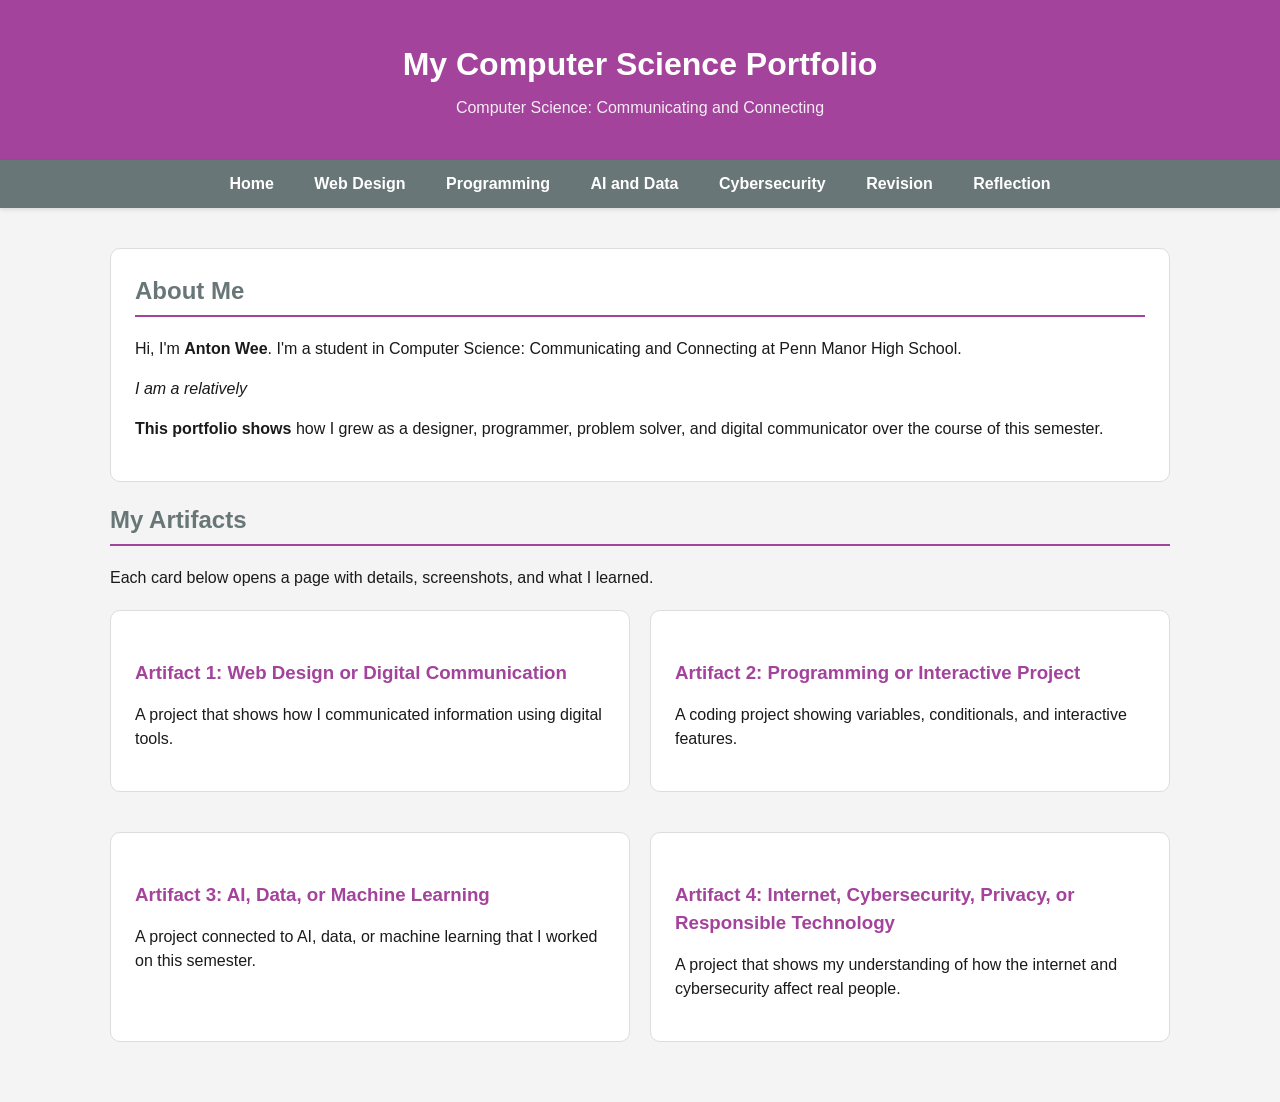
<file: index.html>
<!DOCTYPE html>
<html lang="en">
<head>
  <meta charset="UTF-8">
  <meta name="viewport" content="width=device-width, initial-scale=1.0">
  <title>My Computer Science Portfolio - [Your Name]</title>
  <link rel="stylesheet" href="style.css">
</head>
<body>
  <header>
    <h1>My Computer Science Portfolio</h1>
    <p>Computer Science: Communicating and Connecting</p>
  </header>

  <nav>
    <a href="index.html">Home</a>
    <a href="artifact1.html">Web Design</a>
    <a href="artifact2.html">Programming</a>
    <a href="artifact3.html">AI and Data</a>
    <a href="artifact4.html">Cybersecurity</a>
    <a href="revision.html">Revision</a>
    <a href="reflection.html">Reflection</a>
  </nav>

  <main>

    <!-- ============================================
         INTRODUCTION
         Required: your name, course name, who you are
         as a CS student, one sentence about your growth.
         ============================================ -->
    <section id="intro" class="card">
      <h2>About Me</h2>
      <p>Hi, I'm <strong>Anton Wee</strong>. I'm a student in Computer Science: Communicating and Connecting at Penn Manor High School.</p>

      <p><em> I am a relatively </em></p>

      <p><strong>This portfolio shows</strong> how I grew as a designer, programmer, problem solver, and digital communicator over the course of this semester.</p>
    </section>

    <!-- ============================================
         ARTIFACT GRID
         Click any card to open that artifact's full page.
         CP students need 4 artifacts. The pages are already linked.
         ============================================ -->
    <h2>My Artifacts</h2>
    <p>Each card below opens a page with details, screenshots, and what I learned.</p>

    <div class="artifact-grid">

      <a href="artifact1.html" class="card">
        <h3>Artifact 1: Web Design or Digital Communication</h3>
        <p>A project that shows how I communicated information using digital tools.</p>
      </a>

      <a href="artifact2.html" class="card">
        <h3>Artifact 2: Programming or Interactive Project</h3>
        <p>A coding project showing variables, conditionals, and interactive features.</p>
      </a>

      <a href="artifact3.html" class="card">
        <h3>Artifact 3: AI, Data, or Machine Learning</h3>
        <p>A project connected to AI, data, or machine learning that I worked on this semester.</p>
      </a>

      <a href="artifact4.html" class="card">
        <h3>Artifact 4: Internet, Cybersecurity, Privacy, or Responsible Technology</h3>
        <p>A project that shows my understanding of how the internet and cybersecurity affect real people.</p>
      </a>

    </div>

  </main>
</body>
</html>
</file>
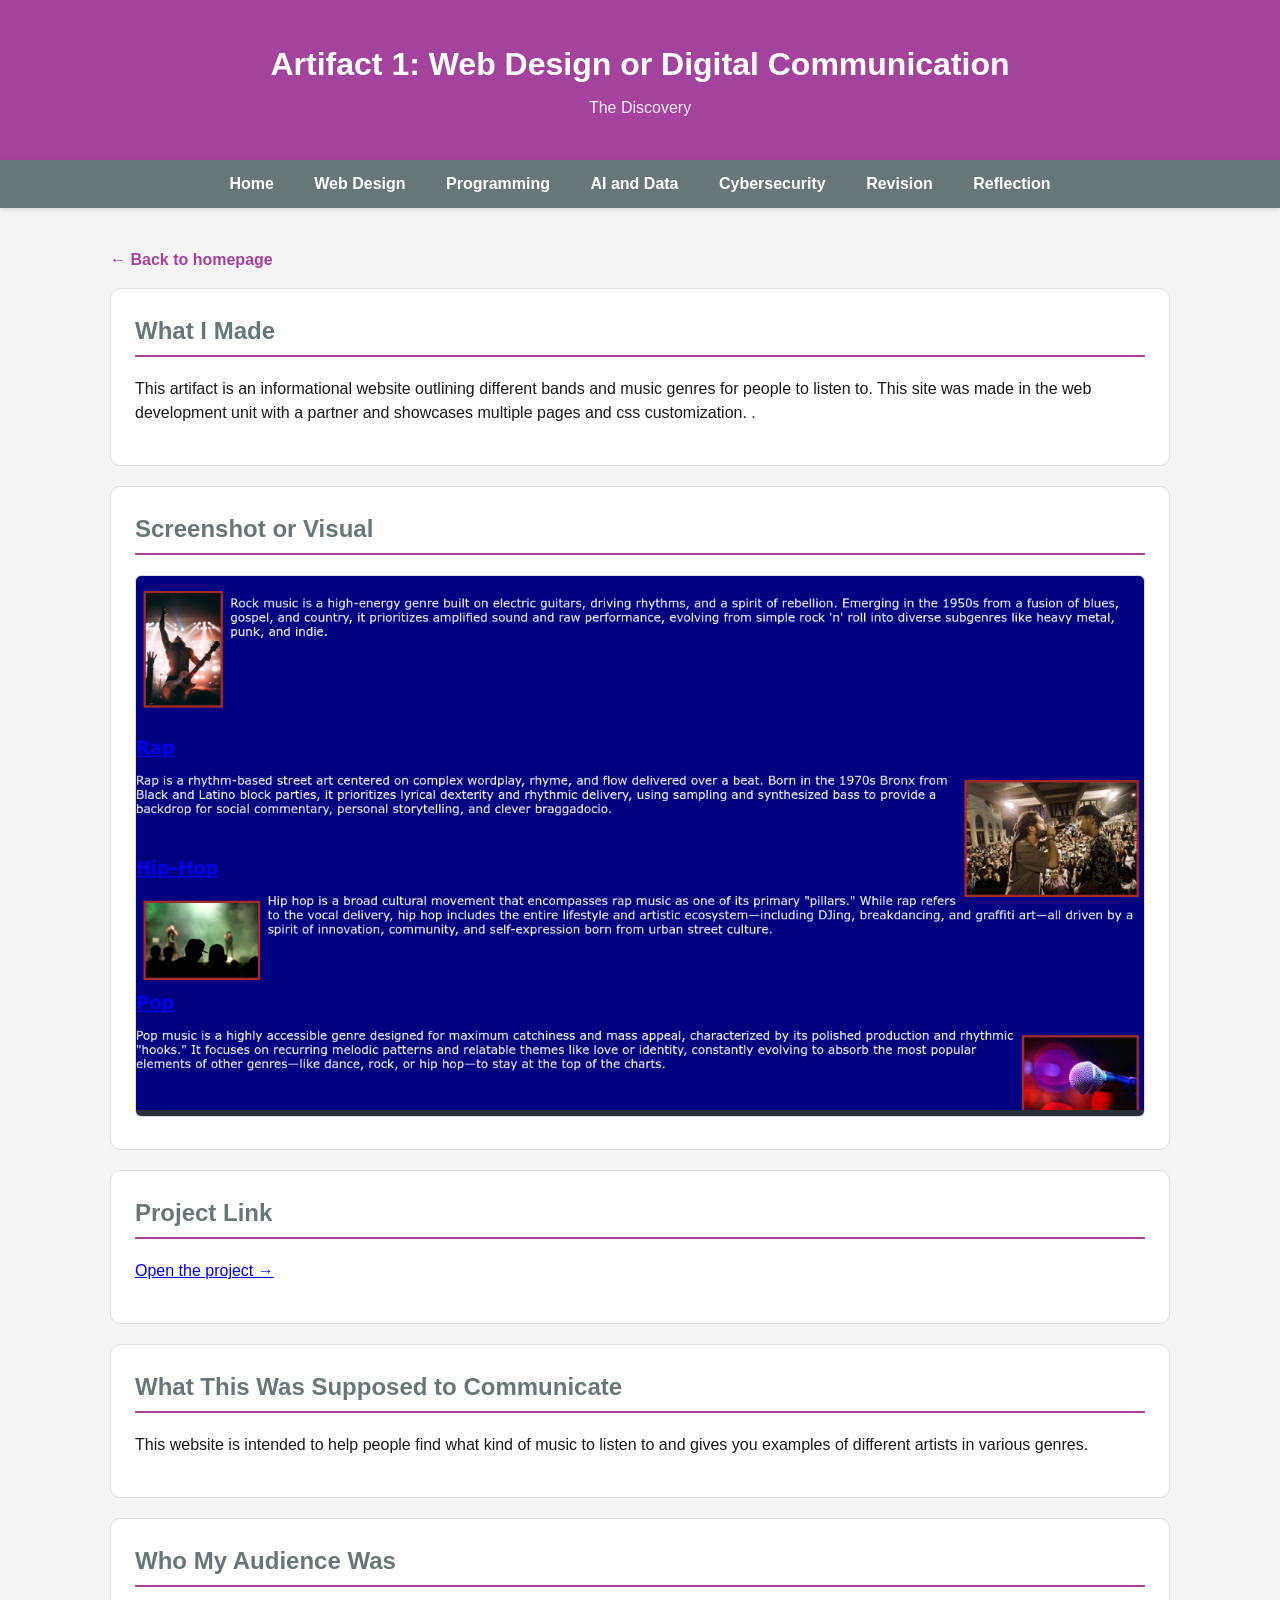
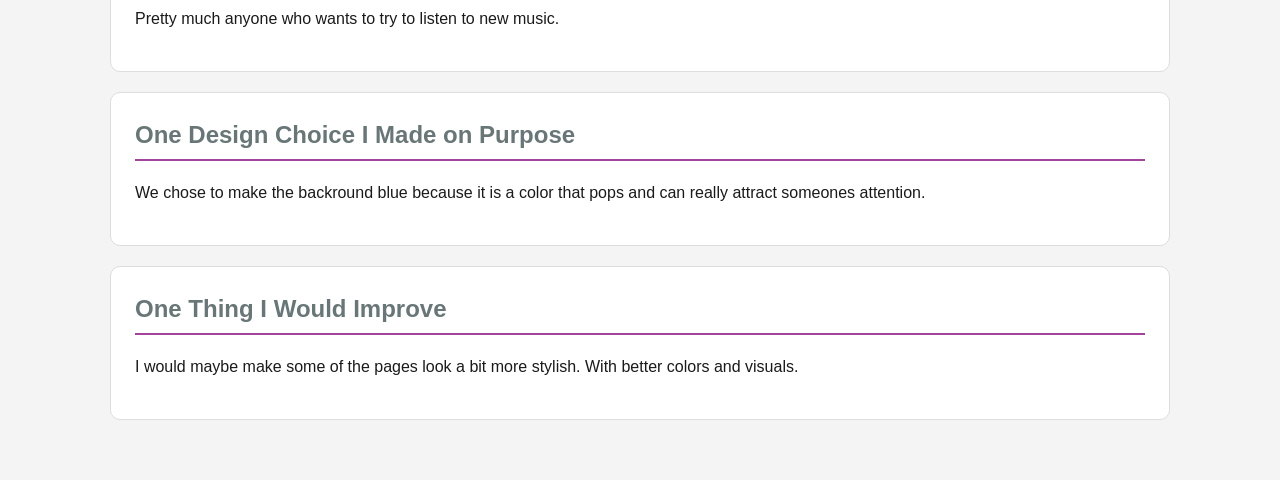
<file: artifact1.html>
<!-- ============================================================
       CP ARTIFACT 1 RUBRIC CHECKLIST
       Required: title, screenshot or link, what it communicated,
       audience, one design choice, what you would improve.
       ============================================================ -->

<!DOCTYPE html>
<html lang="en">
<head>
  <meta charset="UTF-8">
  <meta name="viewport" content="width=device-width, initial-scale=1.0">
  <title>Artifact 1: Web Design - [Your Name]</title>
  <link rel="stylesheet" href="style.css">
</head>
<body>
  <header>
    <h1>Artifact 1: Web Design or Digital Communication</h1>
    <p> The Discovery </p>
  </header>

  <nav>
    <a href="index.html">Home</a>
    <a href="artifact1.html">Web Design</a>
    <a href="artifact2.html">Programming</a>
    <a href="artifact3.html">AI and Data</a>
    <a href="artifact4.html">Cybersecurity</a>
    <a href="revision.html">Revision</a>
    <a href="reflection.html">Reflection</a>
  </nav>

  <main>
    <a href="index.html" class="back-link">&larr; Back to homepage</a>


    <section class="card">
      <h2>What I Made</h2>
   
      <p> This artifact is an informational website outlining different bands and music genres for people to listen to. This site was made in the web development unit with a partner and showcases multiple pages and css customization. .</p>
    </section>

    <section class="card">
      <h2>Screenshot or Visual</h2>
    <img src="webdesignsite.png" alt="A screenshot of my web design project showing the homepage">
           
     
    
    </section>

    <section class="card">
      <h2>Project Link</h2>
   
      <p><a href="https://codeprojects.org/projects/weblab/476e2199-616b-4cf2-b0ff-75a52f3a30db/">Open the project &rarr;</a></p>
    </section>

    <section class="card">
      <h2>What This Was Supposed to Communicate</h2>
      <p>This website is intended to help people find what kind of music to listen to and gives you examples of different artists in various genres. </p>
    </section>

    <section class="card">
      <h2>Who My Audience Was</h2>
      <p>Pretty much anyone who wants to try to listen to new music.</p>
    </section>

    <section class="card">
      <h2>One Design Choice I Made on Purpose</h2>
    
      <p>We chose to make the backround blue because it is a color that pops and can really attract someones attention.</p>
    </section>

    <section class="card">
      <h2>One Thing I Would Improve</h2>
      <p>I would maybe make some of the pages look a bit more stylish. With better colors and visuals.</p>
    </section>

  </main>
</body>
</html>
</file>
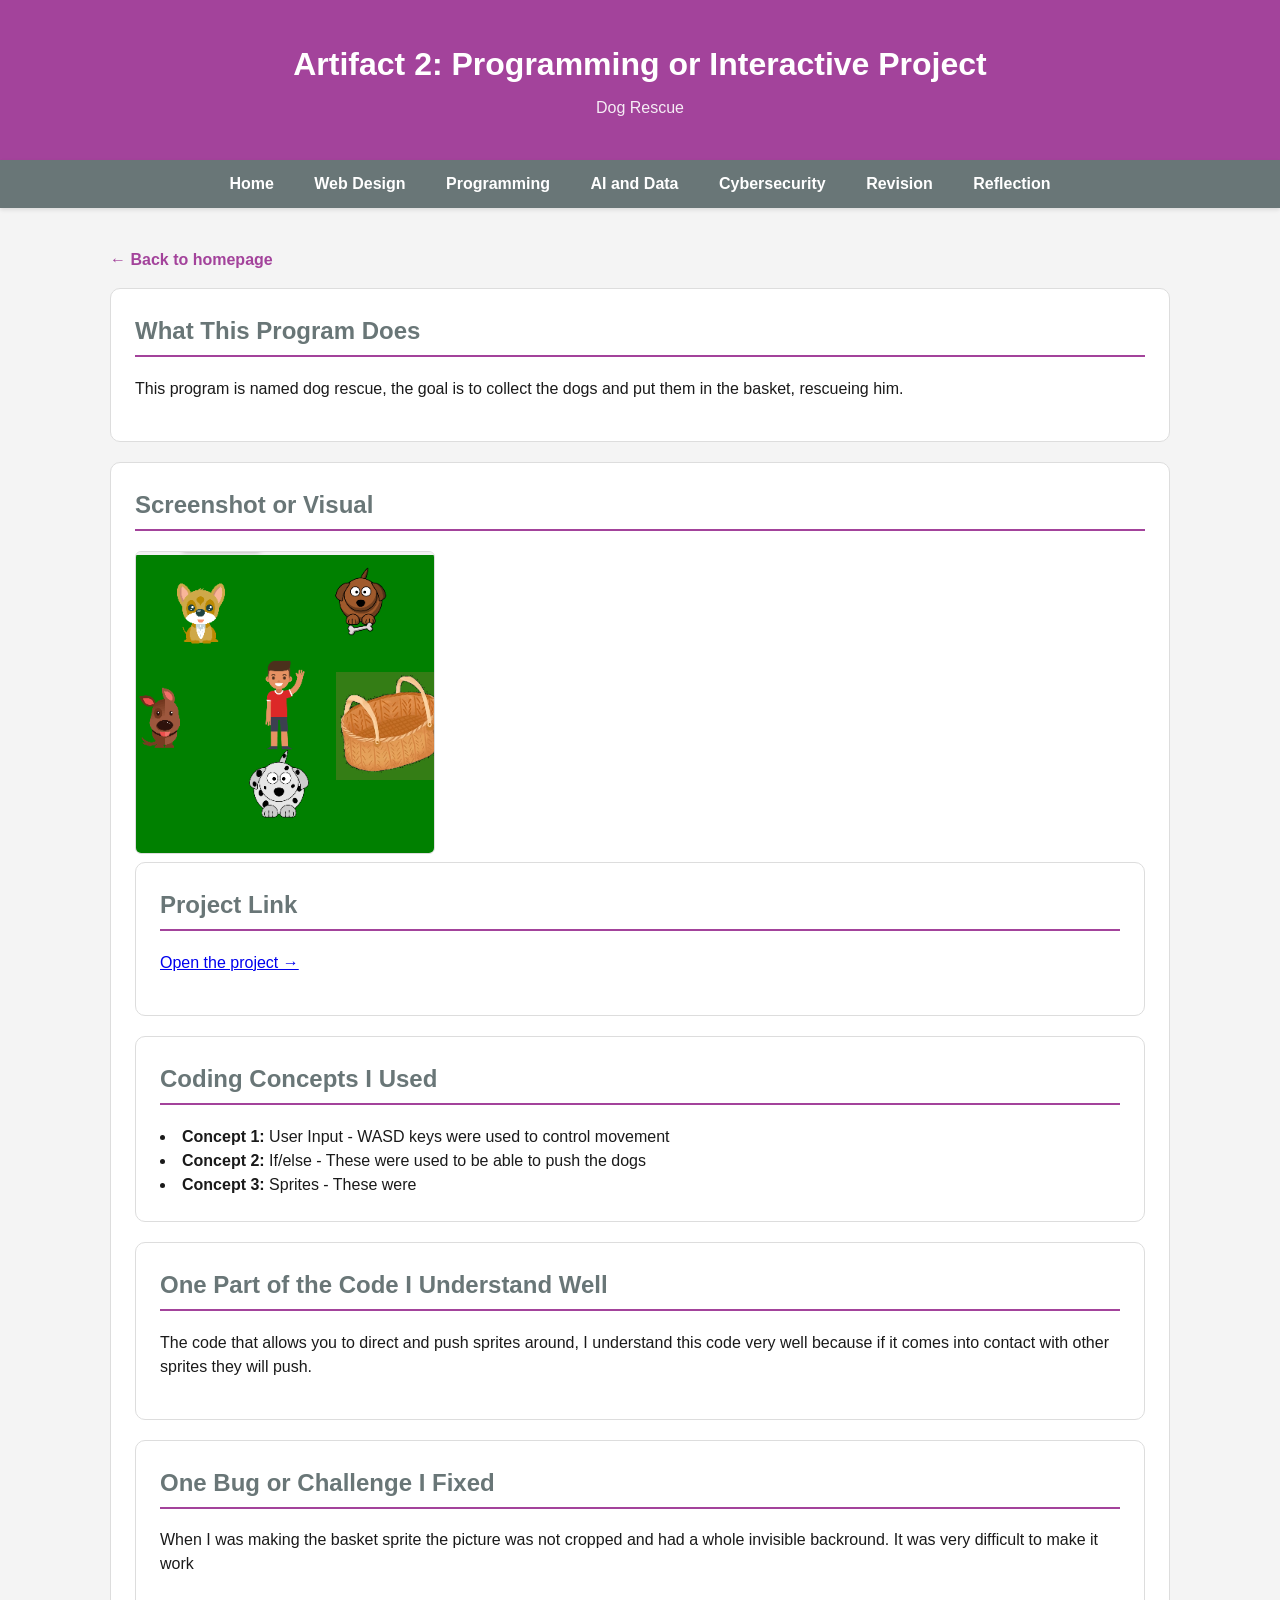
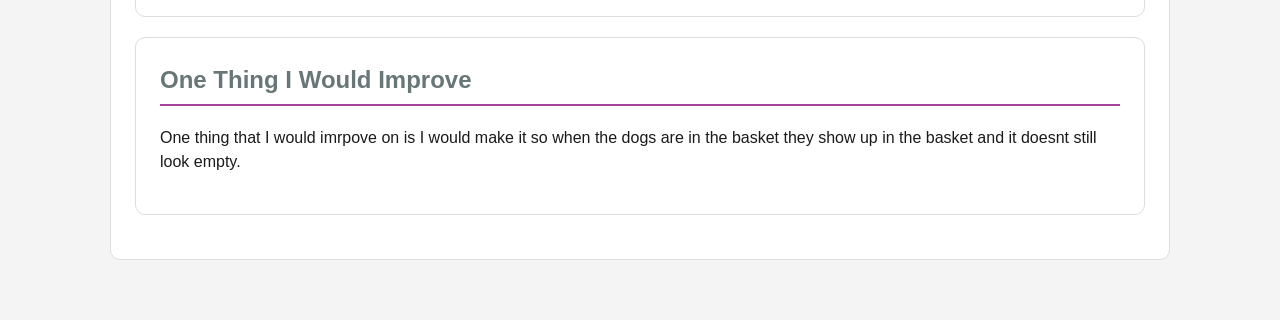
<file: artifact2.html>
<!-- ============================================================
       CP ARTIFACT 2 RUBRIC CHECKLIST
       Required: title, screenshot or link, what the program does,
       at least 3 coding concepts, one part of the code you understand
       well, one bug or challenge you fixed, what you would improve.
       ============================================================ -->

<!DOCTYPE html>
<html lang="en">
<head>
  <meta charset="UTF-8">
  <meta name="viewport" content="width=device-width, initial-scale=1.0">
  <title>Artifact 2: Programming - [Your Name]</title>
  <link rel="stylesheet" href="style.css">
</head>
<body>
  <header>
    <h1>Artifact 2: Programming or Interactive Project</h1>
    <p>Dog Rescue</p>
  </header>

  <nav>
    <a href="index.html">Home</a>
    <a href="artifact1.html">Web Design</a>
    <a href="artifact2.html">Programming</a>
    <a href="artifact3.html">AI and Data</a>
    <a href="artifact4.html">Cybersecurity</a>
    <a href="revision.html">Revision</a>
    <a href="reflection.html">Reflection</a>
  </nav>

  <main>
    <a href="index.html" class="back-link">&larr; Back to homepage</a>


    <section class="card">
      <h2>What This Program Does</h2>
     
      <p>This program is named dog rescue, the goal is to collect the dogs and put them in the basket, rescueing him.</p>
    </section>

    <section class="card">
      <h2>Screenshot or Visual</h2>
      <!-- Replace with: <img src="artifact2-screenshot.png" alt="My program running with the start screen visible"> -->
      <img src="dog.png" alt="dog"
    </section>

    <section class="card">
      <h2>Project Link</h2>
    
      <p><a href="https://studio.code.org/projects/gamelab/dd1d1d66-0cb9-4eba-a2cd-bc8da3ef044c">Open the project &rarr;</a></p>
    </section>

    <section class="card">
      <h2>Coding Concepts I Used</h2>
     
        <li><strong>Concept 1:</strong> User Input - WASD keys were used to control movement</li>
        <li><strong>Concept 2:</strong> If/else - These were used to be able to push the dogs</li>
        <li><strong>Concept 3:</strong> Sprites - These were </li>
      </ul>
    </section>

    <section class="card">
      <h2>One Part of the Code I Understand Well</h2>
     
      <p>The code that allows you to direct and push sprites around, I understand this code very well because if it comes into contact with other sprites they will push. </p>
    </section>

    <section class="card">
      <h2>One Bug or Challenge I Fixed</h2>
      <p>When I was making the basket sprite the picture was not cropped and had a whole invisible backround. It was very difficult to make it work </p>
    </section>

    <section class="card">
      <h2>One Thing I Would Improve</h2>
      <p>One thing that I would imrpove on is I would make it so when the dogs are in the basket they show up in the basket and it doesnt still look empty.</p>
    </section>

  </main>
</body>
</html>
</file>
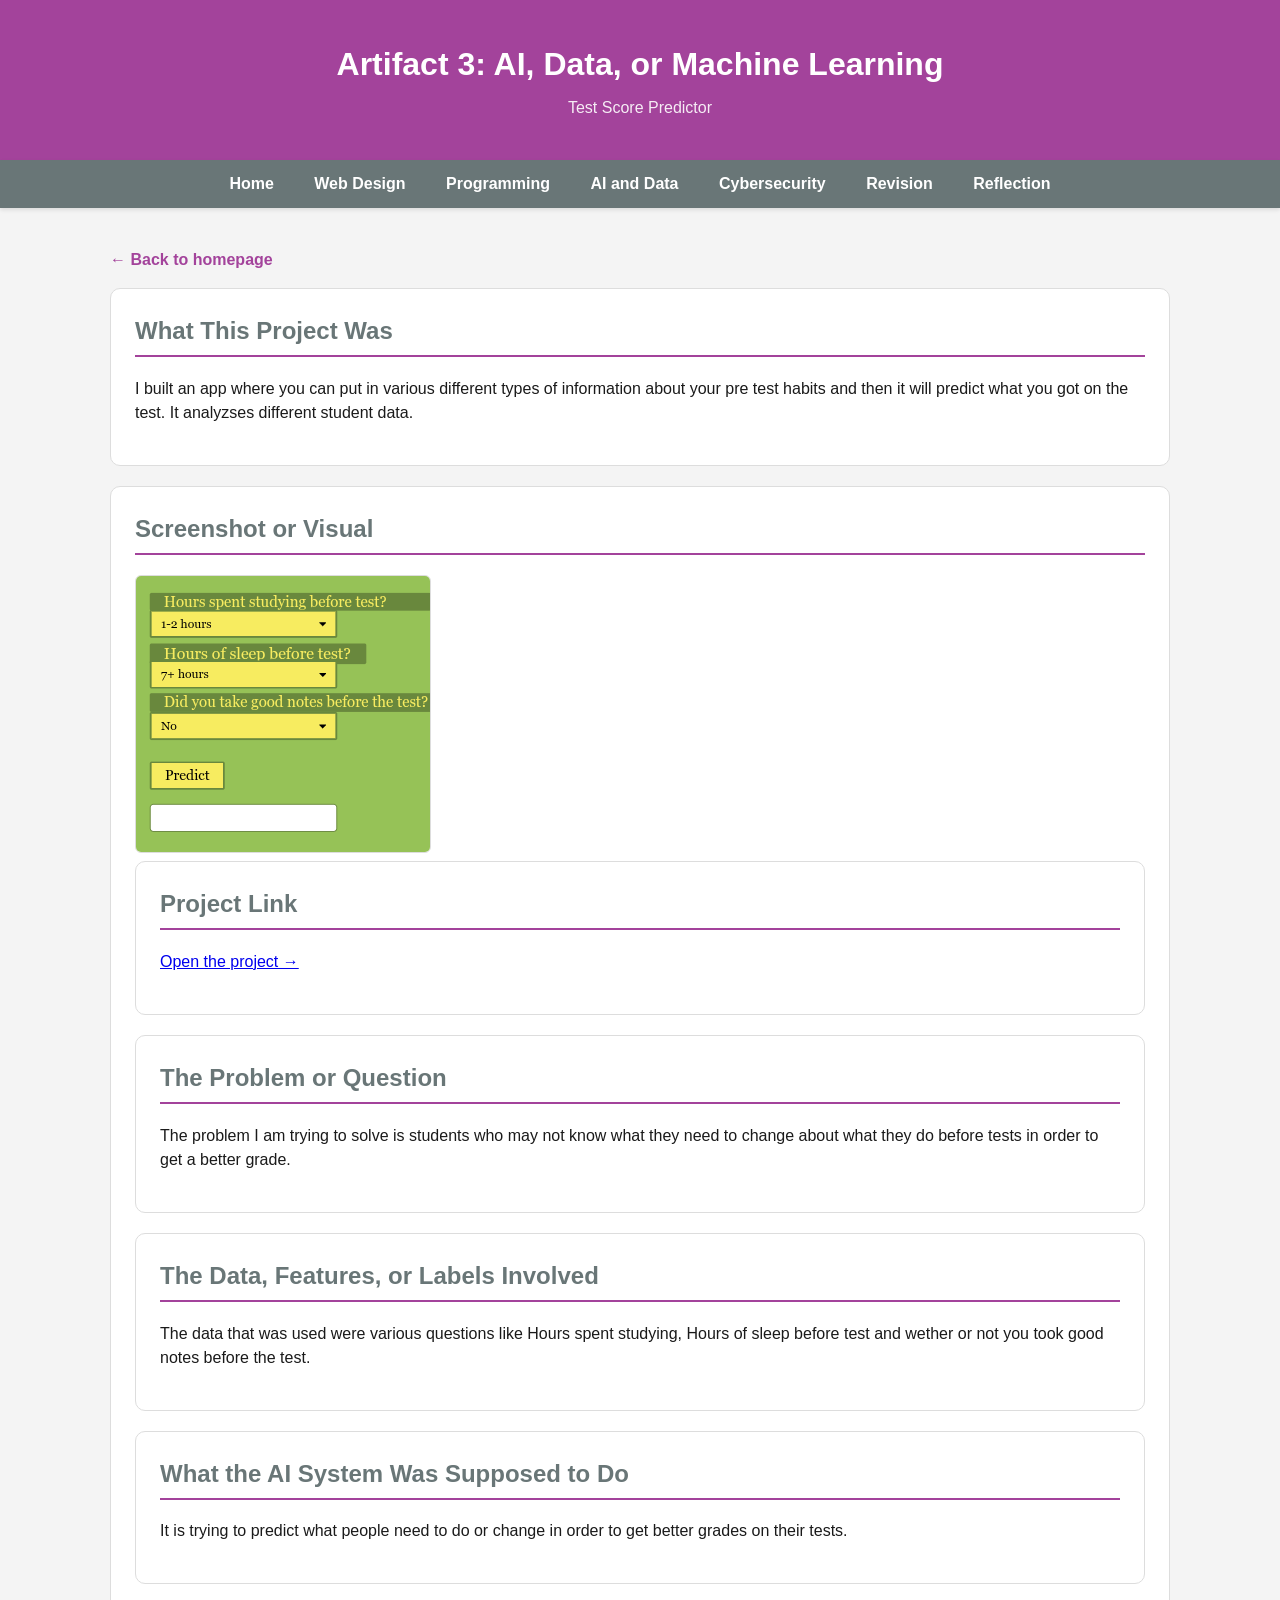
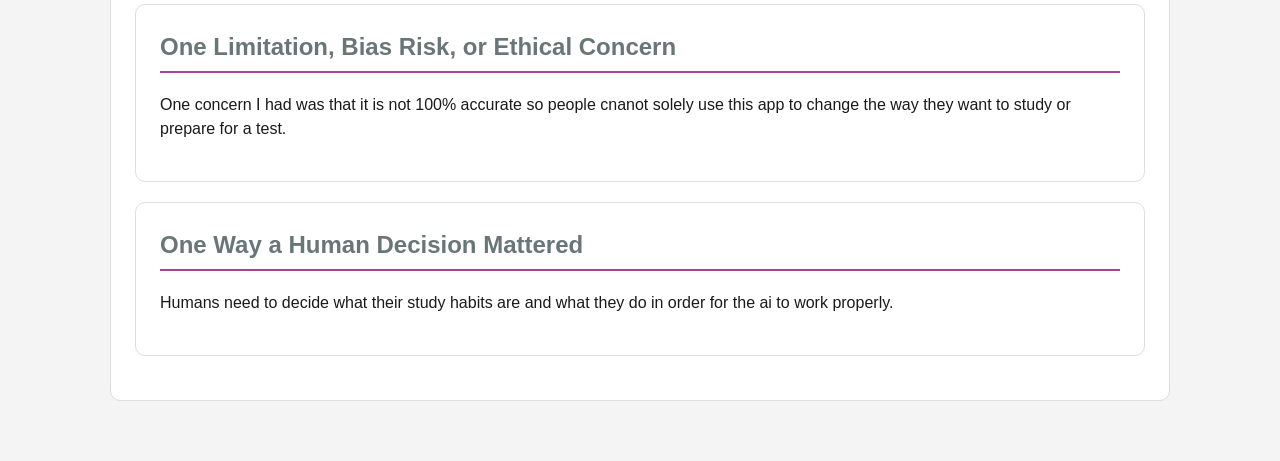
<file: artifact3.html>
<!-- ============================================================
       CP ARTIFACT 3 RUBRIC CHECKLIST
       Required: title, screenshot or link, what problem or question
       it focused on, what data or features were involved, what the
       model or AI system was supposed to do, one limitation or
       ethical concern, one way a human decision mattered.
       ============================================================ -->

<!DOCTYPE html>
<html lang="en">
<head>
  <meta charset="UTF-8">
  <meta name="viewport" content="width=device-width, initial-scale=1.0">
  <title>Artifact 3: AI and Data - [Your Name]</title>
  <link rel="stylesheet" href="style.css">
</head>
<body>
  <header>
    <h1>Artifact 3: AI, Data, or Machine Learning</h1>
    <p>Test Score Predictor</p>
  </header>

  <nav>
    <a href="index.html">Home</a>
    <a href="artifact1.html">Web Design</a>
    <a href="artifact2.html">Programming</a>
    <a href="artifact3.html">AI and Data</a>
    <a href="artifact4.html">Cybersecurity</a>
    <a href="revision.html">Revision</a>
    <a href="reflection.html">Reflection</a>
  </nav>

  <main>
    <a href="index.html" class="back-link">&larr; Back to homepage</a>


    <section class="card">
      <h2>What This Project Was</h2>
     
      <p>I built an app where you can put in various different types of information about your pre test habits and then it will predict what you got on the test. It analyzses different student data.</p>
    </section>

    <section class="card">
      <h2>Screenshot or Visual</h2>
      <!-- Replace with: <img src="artifact3-screenshot.png" alt="A screenshot showing the model results and confidence scores"> -->
     <img src="testpredict.png" alt= "test predict"
    </section>

    <section class="card">
      <h2>Project Link</h2>
      <p><a href="https://studio.code.org/projects/applab/0c3ae23b-8fa8-47bb-ac77-3066aef9b919">Open the project &rarr;</a></p>
    </section>

    <section class="card">
      <h2>The Problem or Question</h2>
      <p>The problem I am trying to solve is students who may not know what they need to change about what they do before tests in order to get a better grade.</p>
    </section>

    <section class="card">
      <h2>The Data, Features, or Labels Involved</h2>
     
      <p>The data that was used were various questions like Hours spent studying, Hours of sleep before test and wether or not you took good notes before the test.</p>
    </section>

    <section class="card">
      <h2>What the AI System Was Supposed to Do</h2>
      <p>It is trying to predict what people need to do or change in order to get better grades on their tests.</p>
    </section>

    <section class="card">
      <h2>One Limitation, Bias Risk, or Ethical Concern</h2>
    
      <p>One concern I had was that it is not 100% accurate so people cnanot solely use this app to change the way they want to study or prepare for a test.</p>
    </section>

    <section class="card">
      <h2>One Way a Human Decision Mattered</h2>
      <p>Humans need to decide what their study habits are and what they do in order for the ai to work properly.  </p>
    </section>

  </main>
</body>
</html>
</file>
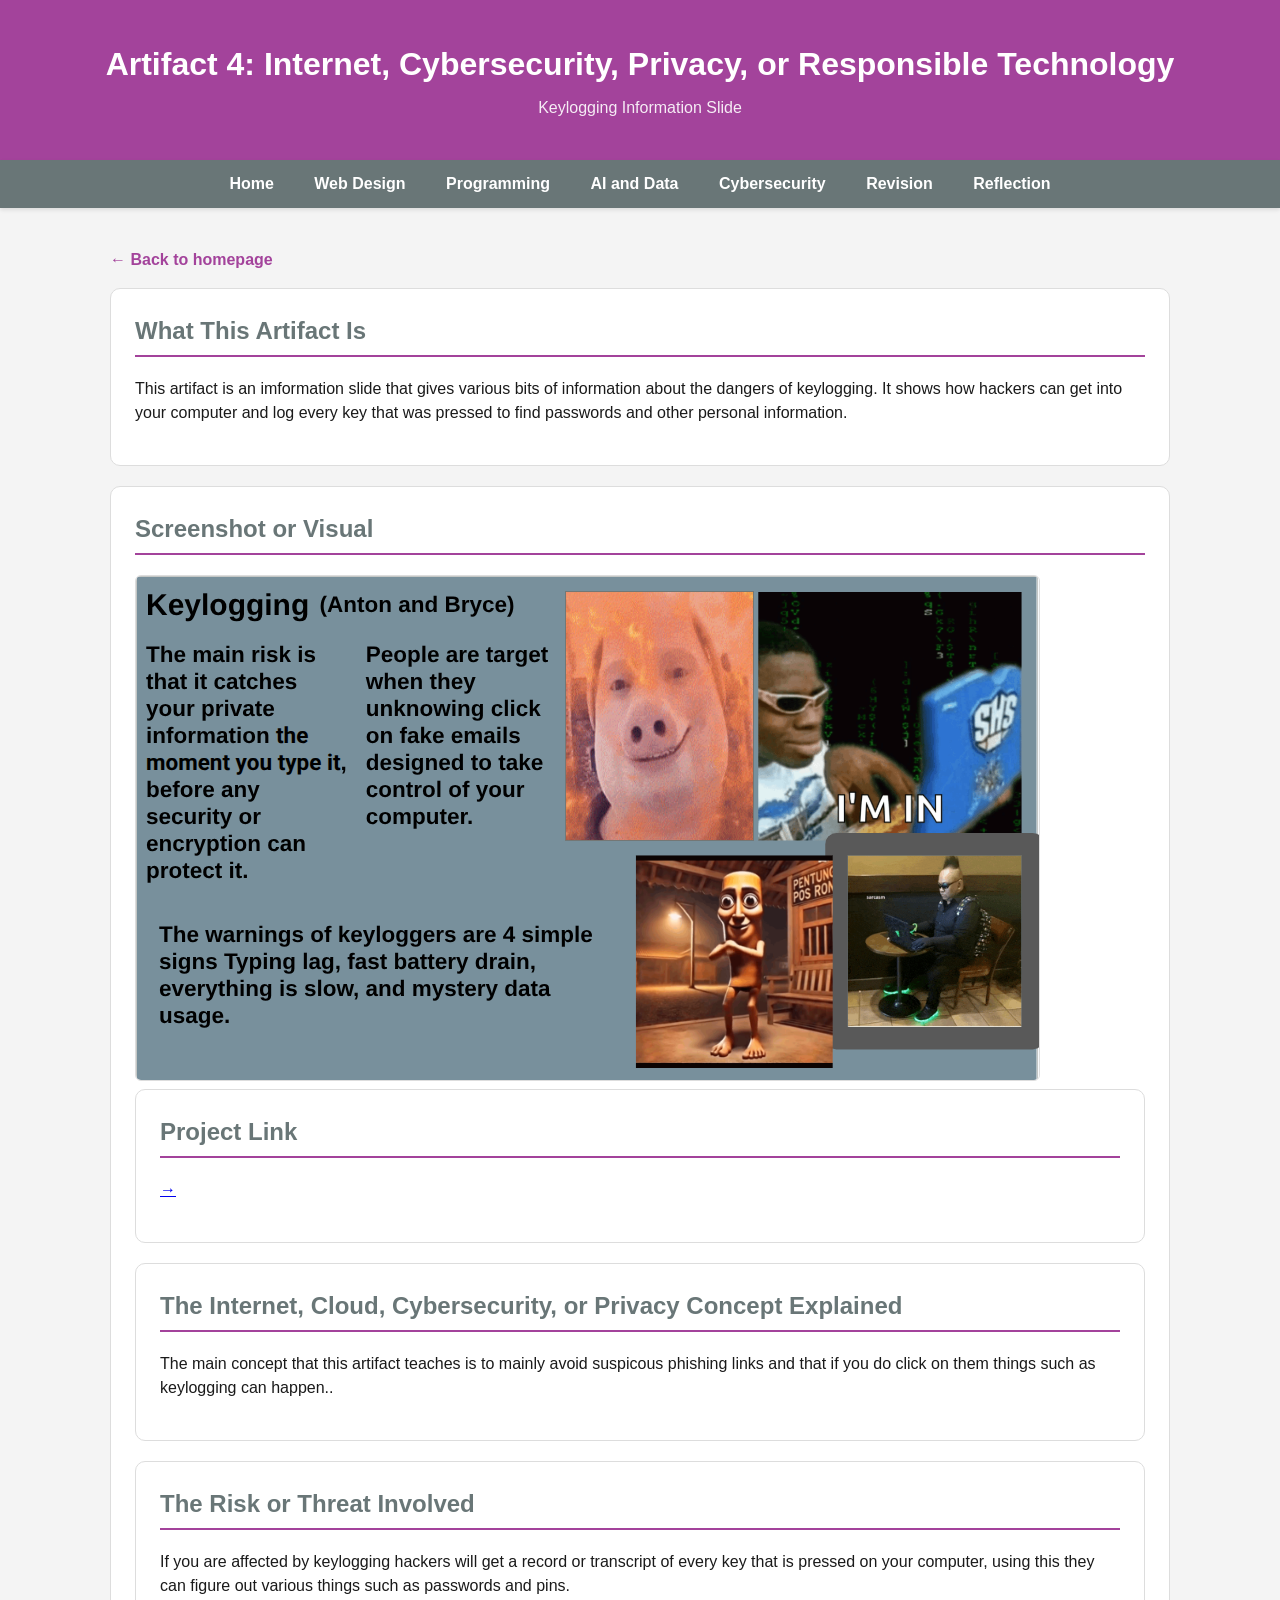
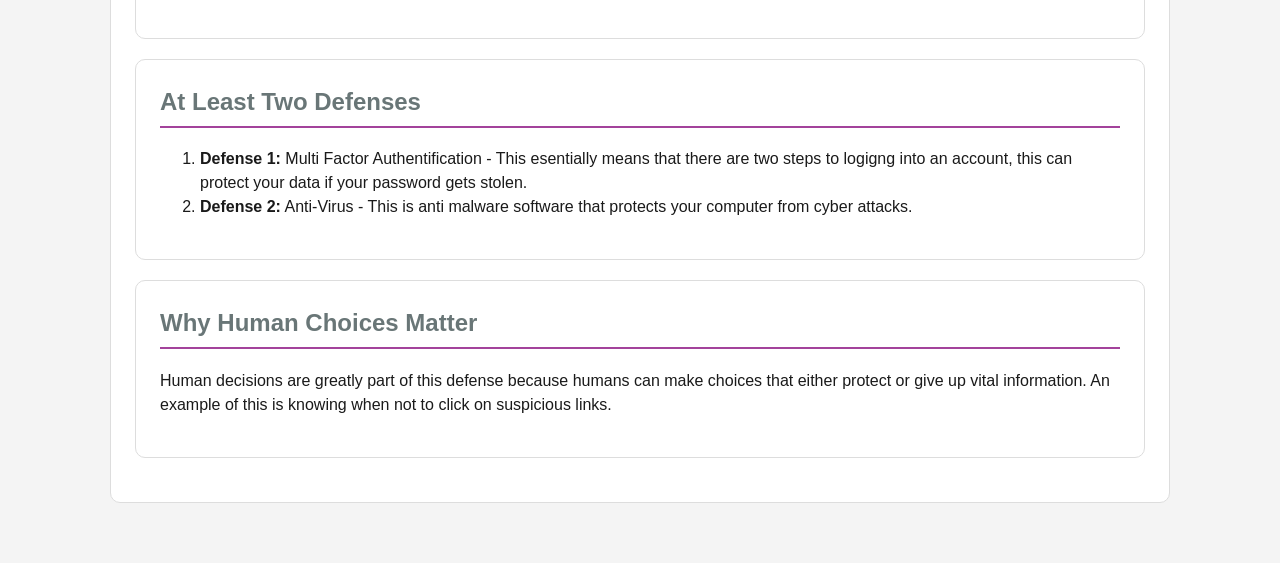
<file: artifact4.html>
<!-- ============================================================
       CP ARTIFACT 4 RUBRIC CHECKLIST
       Required: title, screenshot or link, what concept it explains,
       what risk or threat is involved, at least 2 defenses, why human
       choices matter.
       ============================================================ -->

<!DOCTYPE html>
<html lang="en">
<head>
  <meta charset="UTF-8">
  <meta name="viewport" content="width=device-width, initial-scale=1.0">
  <title>Artifact 4: Cybersecurity - [Your Name]</title>
  <link rel="stylesheet" href="style.css">
</head>
<body>
  <header>
    <h1>Artifact 4: Internet, Cybersecurity, Privacy, or Responsible Technology</h1>
    <p>Keylogging Information Slide</p>
  </header>

  <nav>
    <a href="index.html">Home</a>
    <a href="artifact1.html">Web Design</a>
    <a href="artifact2.html">Programming</a>
    <a href="artifact3.html">AI and Data</a>
    <a href="artifact4.html">Cybersecurity</a>
    <a href="revision.html">Revision</a>
    <a href="reflection.html">Reflection</a>
  </nav>

  <main>
    <a href="index.html" class="back-link">&larr; Back to homepage</a>


    <section class="card">
      <h2>What This Artifact Is</h2>
    
      <p>This artifact is an imformation slide that gives various bits of information about the dangers of keylogging. It shows how hackers can get into your computer and log every key that was pressed to find passwords and other personal information.</p>
    </section>

    <section class="card">
      <h2>Screenshot or Visual</h2>
      <!-- Replace with: <img src="artifact4-screenshot.png" alt="My cybersecurity defense explainer showing the password and MFA section"> -->
      <img src="keylogging.png" alt="keylogging slide"
    </section>

    <section class="card">
      <h2>Project Link</h2>
      <p><a href="https://docs.google.com/presentation/d/1XRa20CIfuGgaFjuGCEqdqlWqNHZouLhrkWQheygAi2w/edit?usp=sharing"> &rarr;</a></p>
    </section>

    <section class="card">
      <h2>The Internet, Cloud, Cybersecurity, or Privacy Concept Explained</h2>
     
      <p>The main concept that this artifact teaches is to mainly avoid suspicous phishing links and that if you do click on them things such as keylogging can happen..</p>
    </section>

    <section class="card">
      <h2>The Risk or Threat Involved</h2>
      <p>If you are affected by keylogging hackers will get a record or transcript of every key that is pressed on your computer, using this they can figure out various things such as passwords and pins.</p>
    </section>

    <section class="card">
      <h2>At Least Two Defenses</h2>
     
      <ol>
        <li><strong>Defense 1:</strong> Multi Factor Authentification - This esentially means that there are two steps to logigng into an account, this can protect your data if your password gets stolen.</li>
        <li><strong>Defense 2:</strong> Anti-Virus - This is anti malware software that protects your computer from cyber attacks.</li>
      </ol>
    </section>

    <section class="card">
      <h2>Why Human Choices Matter</h2>
      
      <p>Human decisions are greatly part of this defense because humans can make choices that either protect or give up vital information. An example of this is knowing when not to click on suspicious links.</p>
    </section>

  </main>
</body>
</html>
</file>
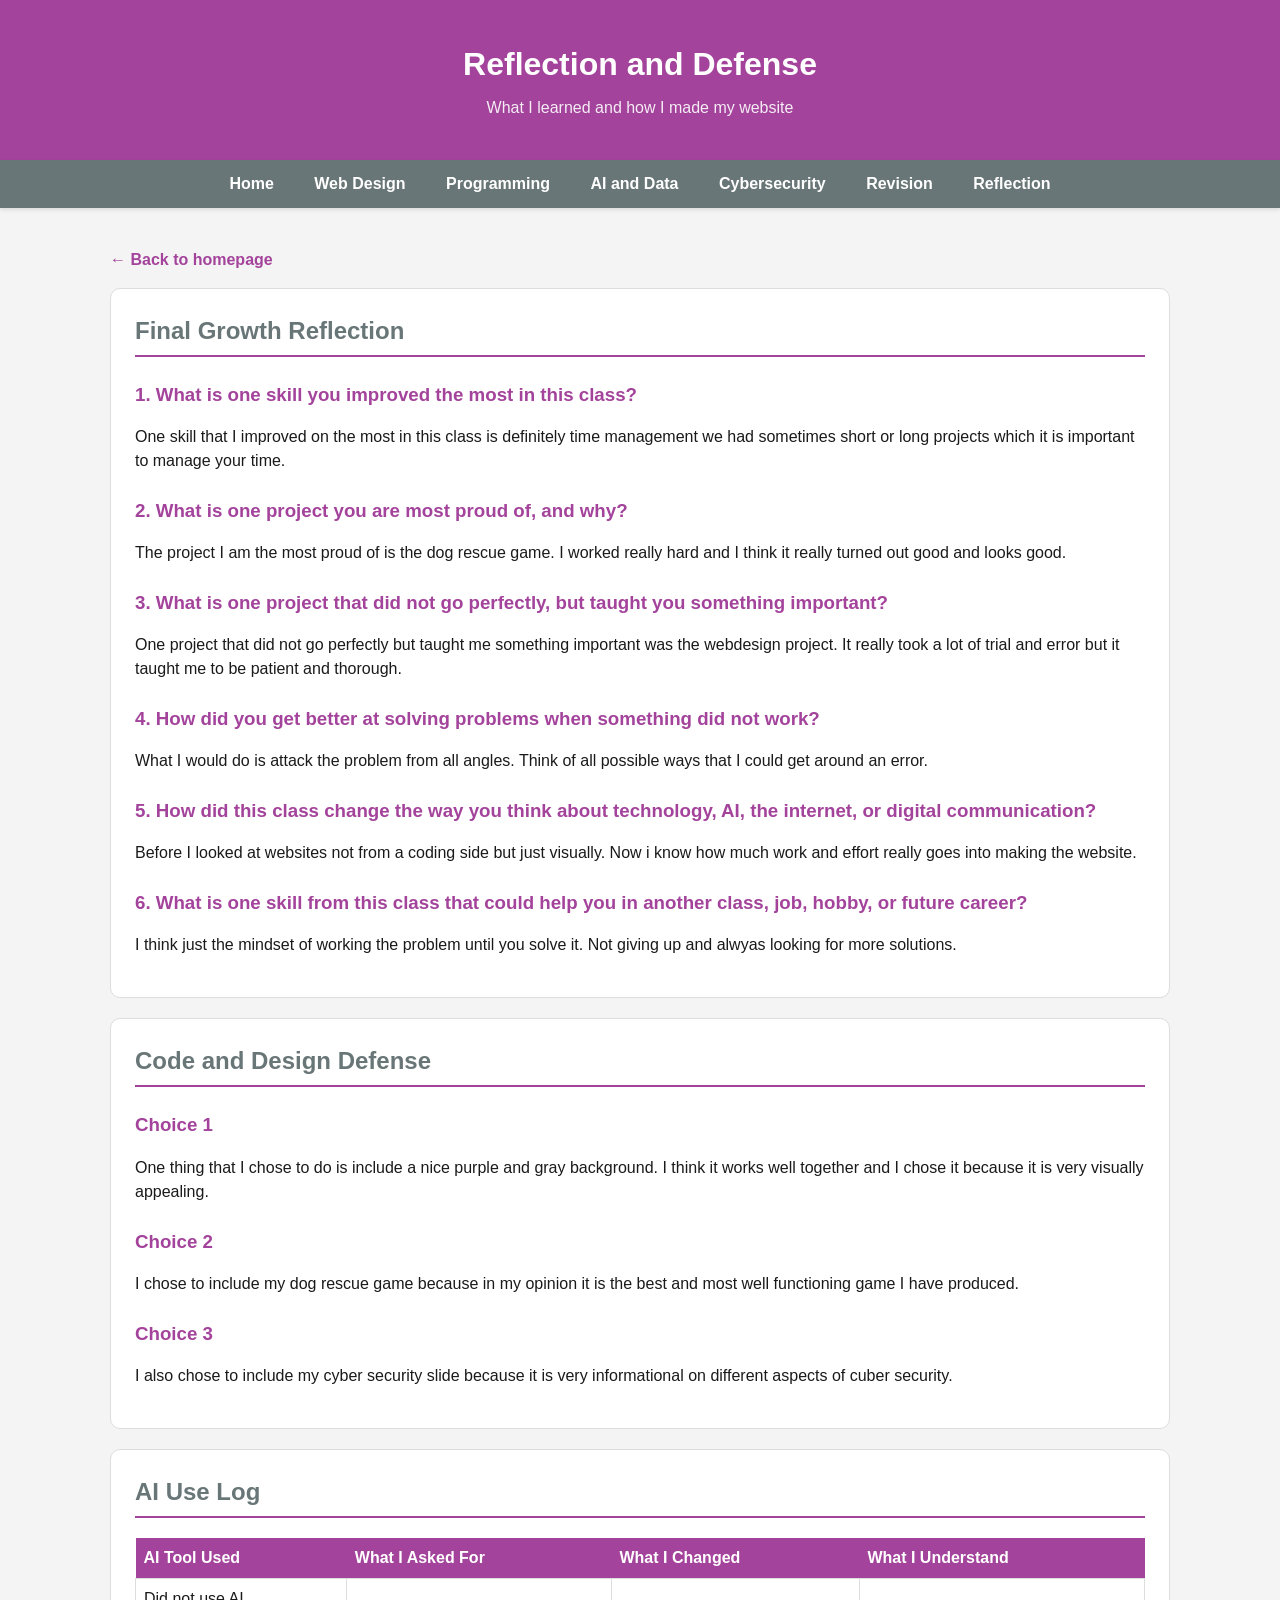
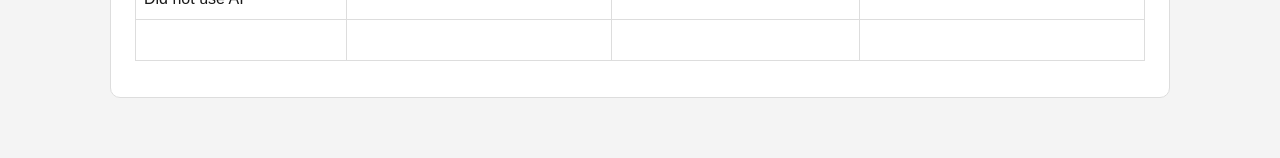
<file: reflection.html>
<!-- ============================================================
       CP REFLECTION PAGE
       This page covers 3 required sections from the rubric:
         9.7 Final Growth Reflection (6 questions, 2-3 sentences each)
         9.8 Code and Design Defense (at least 3 choices)
         9.9 AI Use Log (required for everyone)
       Revision Evidence is on its own page (revision.html).
       ============================================================ -->

<!DOCTYPE html>
<html lang="en">
<head>
  <meta charset="UTF-8">
  <meta name="viewport" content="width=device-width, initial-scale=1.0">
  <title>Reflection - Anton Wee </title>
  <link rel="stylesheet" href="style.css">
</head>
<body>
  <header>
    <h1>Reflection and Defense</h1>
    <p>What I learned and how I made my website</p>
  </header>

  <nav>
    <a href="index.html">Home</a>
    <a href="artifact1.html">Web Design</a>
    <a href="artifact2.html">Programming</a>
    <a href="artifact3.html">AI and Data</a>
    <a href="artifact4.html">Cybersecurity</a>
    <a href="revision.html">Revision</a>
    <a href="reflection.html">Reflection</a>
  </nav>

  <main>
    <a href="index.html" class="back-link">&larr; Back to homepage</a>


    <!-- ============================================
         FINAL GROWTH REFLECTION
         ============================================ -->
    <section class="card">
      <h2>Final Growth Reflection</h2>
     

      <h3>1. What is one skill you improved the most in this class?</h3>
      <p>One skill that I improved on the most in this class is definitely time management we had sometimes short or long projects which it is important to manage your time.</p>

      <h3>2. What is one project you are most proud of, and why?</h3>
      <p> The project I am the most proud of is the dog rescue game. I worked really hard and I think it really turned out good and looks good. </p>

      <h3>3. What is one project that did not go perfectly, but taught you something important?</h3>
      <p>One project that did not go perfectly but taught me something important was the webdesign project. It really took a lot of trial and error but it taught me to be patient and thorough. </p>

      <h3>4. How did you get better at solving problems when something did not work?</h3>
      <p>What I would do is attack the problem from all angles. Think of all possible ways that I could get around an error.</p>

      <h3>5. How did this class change the way you think about technology, AI, the internet, or digital communication?</h3>
      <p>Before I looked at websites not from a coding side but just visually. Now i know how much work and effort really goes into making the website.</p>

      <h3>6. What is one skill from this class that could help you in another class, job, hobby, or future career?</h3>
      <p>I think just the mindset of working the problem until you solve it. Not giving up and alwyas looking for more solutions.</p>
    </section>

    <!-- ============================================
         CODE AND DESIGN DEFENSE
         ============================================ -->
    <section class="card">
      <h2>Code and Design Defense</h2>
     

      <h3>Choice 1</h3>
      <p>One thing that I chose to do is include a nice purple and gray background. I think it works well together and I chose it because it is very visually appealing.</p>

      <h3>Choice 2</h3>
      <p>I chose to include my dog rescue game because in my opinion it is the best and most well functioning game I have produced.</p>

      <h3>Choice 3</h3>
      <p>I also chose to include my cyber security slide because it is very informational on different aspects of cuber security. </p>
    </section>

    <!-- ============================================
         AI USE LOG
         ============================================ -->
    <section class="card">
      <h2>AI Use Log</h2>
     

      <table>
        <tr>
          <th>AI Tool Used</th>
          <th>What I Asked For</th>
          <th>What I Changed</th>
          <th>What I Understand</th>
        </tr>
        <tr>
          <td>Did not use AI</td>
          <td></td>
          <td></td>
          <td></td>
        </tr>
        <tr>
          <td>&nbsp;</td>
          <td>&nbsp;</td>
          <td>&nbsp;</td>
          <td>&nbsp;</td>
        </tr>
      </table>

    
    </section>

  </main>
</body>
</html>
</file>
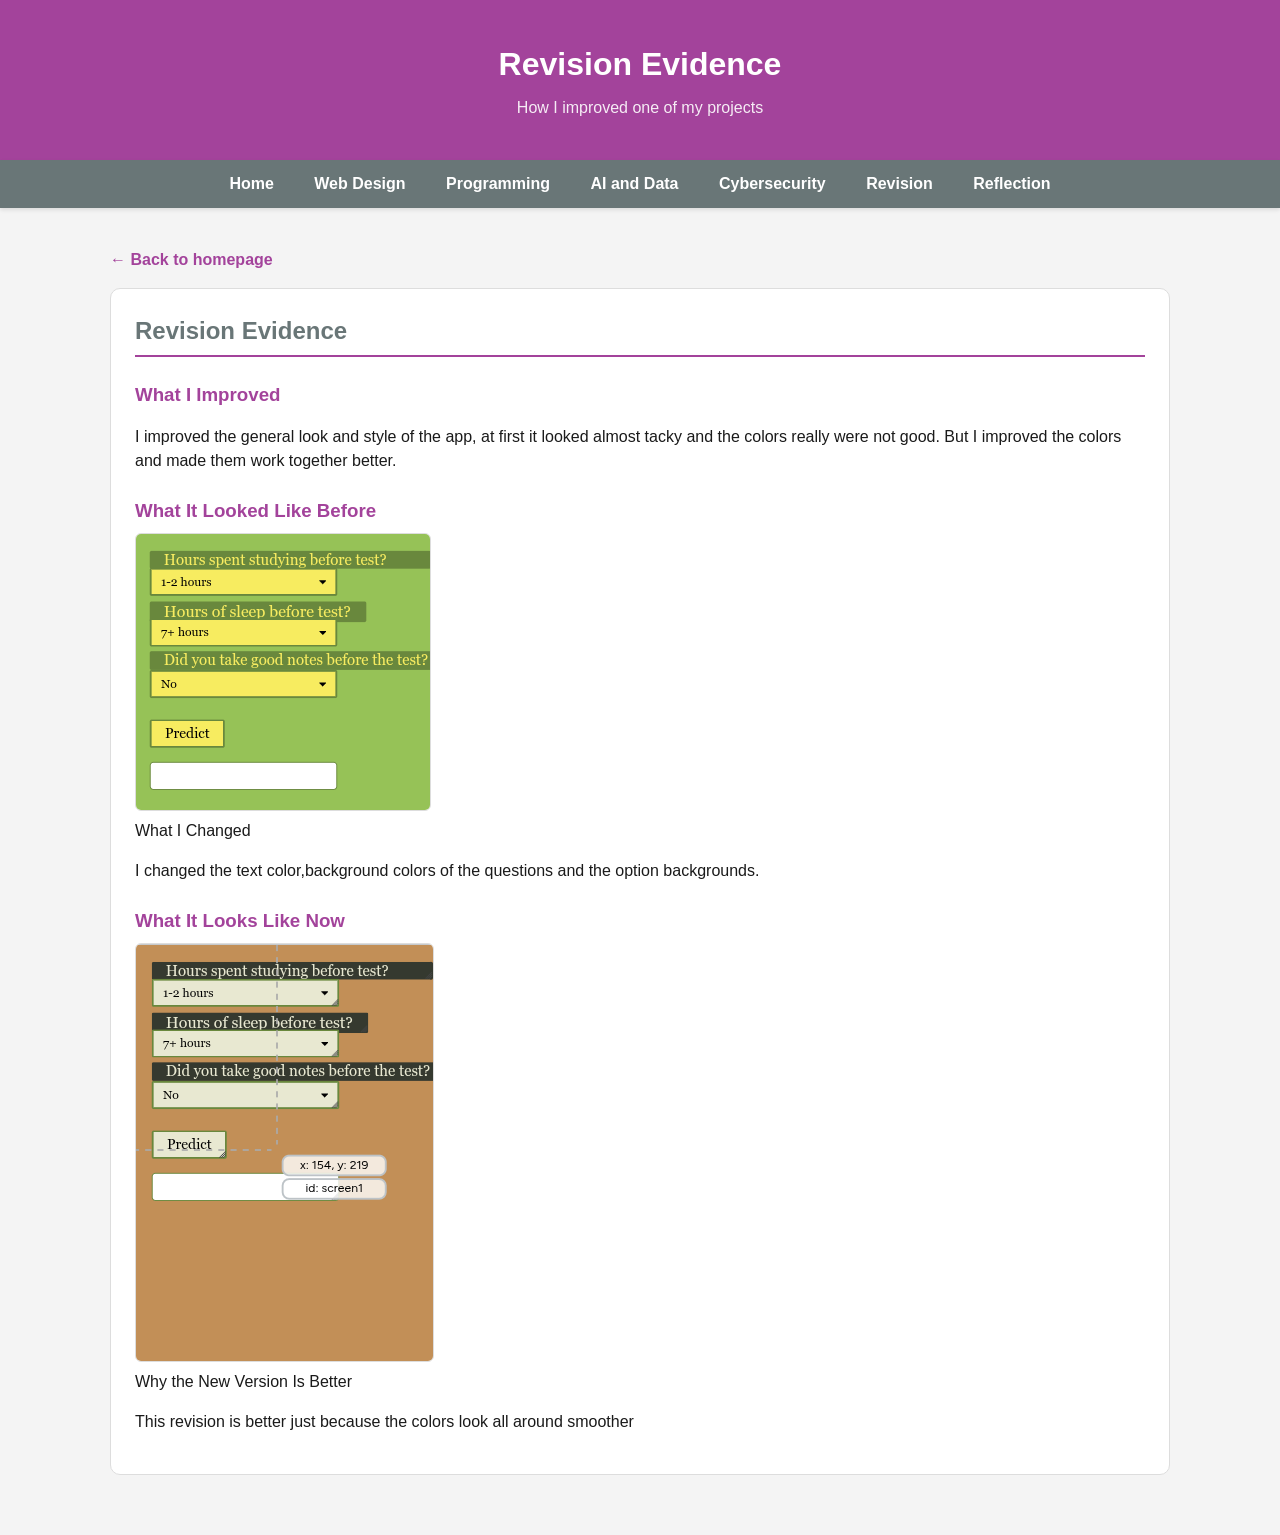
<file: revision.html>
<!-- ============================================================
       CP REVISION EVIDENCE PAGE
       This is a separate page from Reflection so you can give it
       focused attention. Required: 5 fields (what improved, before,
       what changed, after, why better).
       ============================================================ -->

<!DOCTYPE html>
<html lang="en">
<head>
  <meta charset="UTF-8">
  <meta name="viewport" content="width=device-width, initial-scale=1.0">
  <title>Revision Evidence - [Your Name]</title>
  <link rel="stylesheet" href="style.css">
</head>
<body>
  <header>
    <h1>Revision Evidence</h1>
    <p>How I improved one of my projects</p>
  </header>

  <nav>
    <a href="index.html">Home</a>
    <a href="artifact1.html">Web Design</a>
    <a href="artifact2.html">Programming</a>
    <a href="artifact3.html">AI and Data</a>
    <a href="artifact4.html">Cybersecurity</a>
    <a href="revision.html">Revision</a>
    <a href="reflection.html">Reflection</a>
  </nav>

  <main>
    <a href="index.html" class="back-link">&larr; Back to homepage</a>


    <section class="card">
      <h2>Revision Evidence</h2>


      <h3>What I Improved</h3>
      <p>I improved the general look and style of the app, at first it looked almost tacky and the colors really were not good. But I improved the colors and made them work together better.</p>

      <h3>What It Looked Like Before</h3>
      <!-- Add a "before" screenshot here:
           <img src="revision-before.png" alt="The original version of my project before revision"> -->
      <img src="testpredict.png" alt="original test predict"

      <h3>What I Changed</h3>
      <p>I changed the text color,background colors of the questions and the option backgrounds.
      <h3>What It Looks Like Now</h3>
      <!-- Add an "after" screenshot here:
           <img src="revision-after.png" alt="My project after revision with the improvements visible"> -->
      <img src="improvements.png"

      <h3>Why the New Version Is Better</h3>
      <p>This revision is better just because the colors look all around smoother</p>
    </section>

  </main>
</body>
</html>
</file>
<file: style.css>
/* ============================================================
   CP Final Portfolio - style.css
   You can edit any colors, spacing, fonts, or layout here.
   Keep at least one custom CSS choice when you make changes.
   ============================================================ */

/* ---- Color and font setup ---- */
:root {
  --primary: #a3439b;
  --primary-dark: #697677;
  --primary-light: #e8f5f6;
  --accent: #e07b20;
  --bg: #f4f4f4;
  --card-bg: #ffffff;
  --text: #1a1a1a;
  --muted: #555;
  --border: #ddd;
}

* {
  box-sizing: border-box;
}

body {
  font-family: Arial, Helvetica, sans-serif;
  margin: 0;
  background: var(--bg);
  color: var(--text);
  line-height: 1.5;
}

/* ---- Header ---- */
header {
  background: var(--primary);
  color: white;
  padding: 40px 20px;
  text-align: center;
}

header h1 {
  margin: 0;
  font-size: 2em;
}

header p {
  margin: 8px 0 0;
  opacity: 0.9;
}

/* ---- Sticky navigation ---- */
nav {
  background: var(--primary-dark);
  padding: 12px;
  text-align: center;
  position: sticky;
  top: 0;
  z-index: 10;
  box-shadow: 0 2px 4px rgba(0, 0, 0, 0.1);
}

nav a {
  color: white;
  margin: 0 10px;
  text-decoration: none;
  font-weight: bold;
  padding: 4px 8px;
  border-radius: 4px;
}

nav a:hover {
  background: rgba(255, 255, 255, 0.15);
}

/* Accessibility: keyboard users see a clear focus ring */
nav a:focus-visible,
.card:focus-visible,
a:focus-visible {
  outline: 3px solid var(--accent);
  outline-offset: 2px;
}

/* ---- Main content area ---- */
main {
  max-width: 1100px;
  margin: 20px auto;
  padding: 20px;
}

.back-link {
  display: inline-block;
  margin-bottom: 16px;
  color: var(--primary);
  text-decoration: none;
  font-weight: bold;
}

.back-link:hover {
  text-decoration: underline;
}

/* ---- Section headings ---- */
main h2 {
  color: var(--primary-dark);
  border-bottom: 2px solid var(--primary);
  padding-bottom: 6px;
  margin-top: 0;
}

main h3 {
  color: var(--primary);
  margin-top: 24px;
  margin-bottom: 6px;
}

/* ---- Cards (one rule, no duplicates) ---- */
.card {
  display: block;
  background: var(--card-bg);
  border: 1px solid var(--border);
  border-radius: 10px;
  padding: 24px;
  margin-bottom: 20px;
  text-decoration: none;
  color: inherit;
  transition: transform 0.2s ease, box-shadow 0.2s ease;
}

a.card:hover {
  transform: translateY(-3px);
  box-shadow: 0 4px 12px rgba(0, 0, 0, 0.1);
  background-color: #fafdff;
}

/* ---- Artifact grid on the homepage ---- */
.artifact-grid {
  display: grid;
  grid-template-columns: repeat(2, 1fr);
  gap: 20px;
  margin-top: 20px;
}

/* CP has 4 artifacts, so 2x2 fits cleanly without special centering */

/* ---- Images ---- */
img {
  max-width: 100%;
  border: 1px solid var(--border);
  border-radius: 6px;
  display: block;
  margin: 8px 0;
}

/* ---- Image placeholder for screenshots ---- */
.placeholder {
  background: var(--primary-light);
  border: 2px dashed var(--primary);
  color: var(--primary-dark);
  padding: 30px;
  text-align: center;
  border-radius: 6px;
  font-style: italic;
  margin: 8px 0;
}

/* ---- Code-style blocks for "what to write" hints ---- */
.hint {
  background: #fff8e1;
  border-left: 4px solid var(--accent);
  padding: 8px 12px;
  margin: 8px 0;
  font-size: 0.92em;
  color: #6d4500;
}

/* ---- AI Use Log table ---- */
table {
  width: 100%;
  border-collapse: collapse;
  margin: 12px 0;
}

th {
  background: var(--primary);
  color: white;
  text-align: left;
  padding: 8px;
}

td {
  border: 1px solid var(--border);
  padding: 8px;
  vertical-align: top;
}

/* ---- Mobile responsive ---- */
@media (max-width: 768px) {
  .artifact-grid {
    grid-template-columns: 1fr;
  }

  nav a {
    display: inline-block;
    margin: 4px;
  }

  header {
    padding: 25px 15px;
  }

  header h1 {
    font-size: 1.5em;
  }
}
</file>
